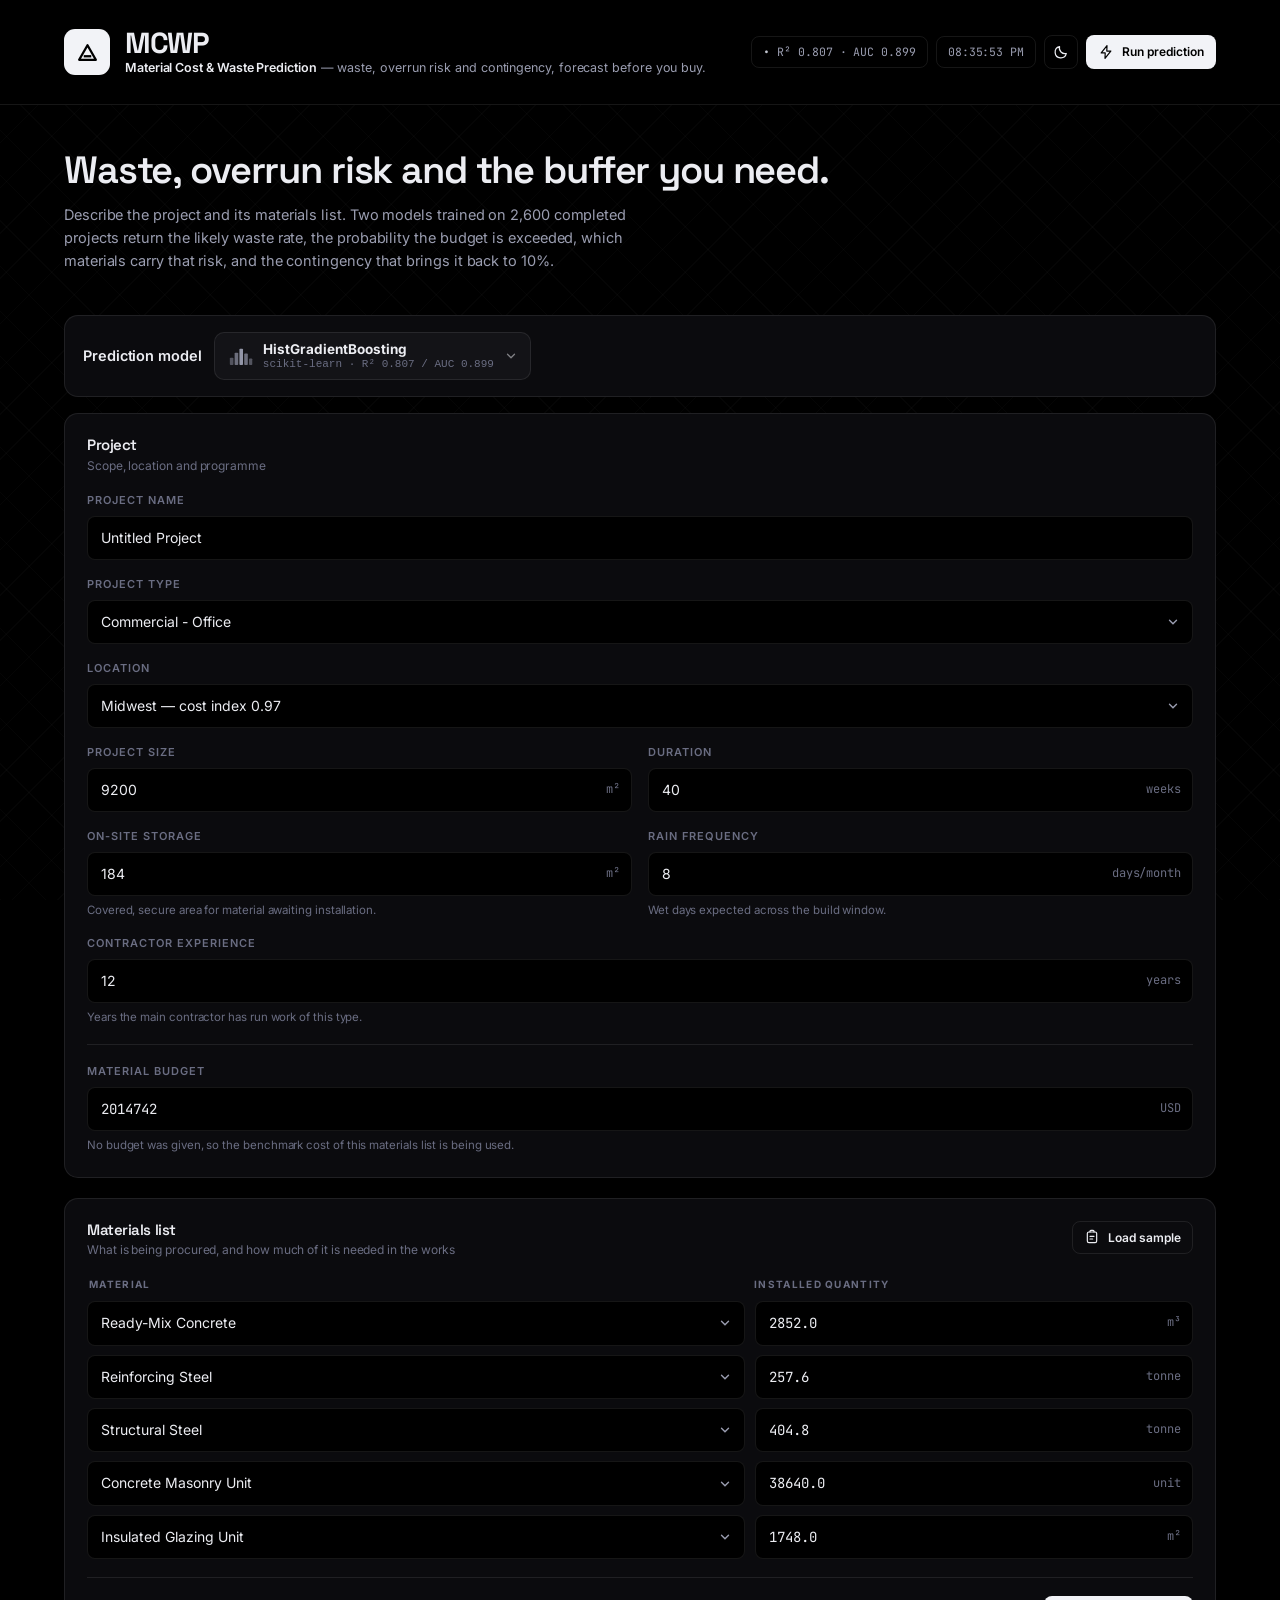
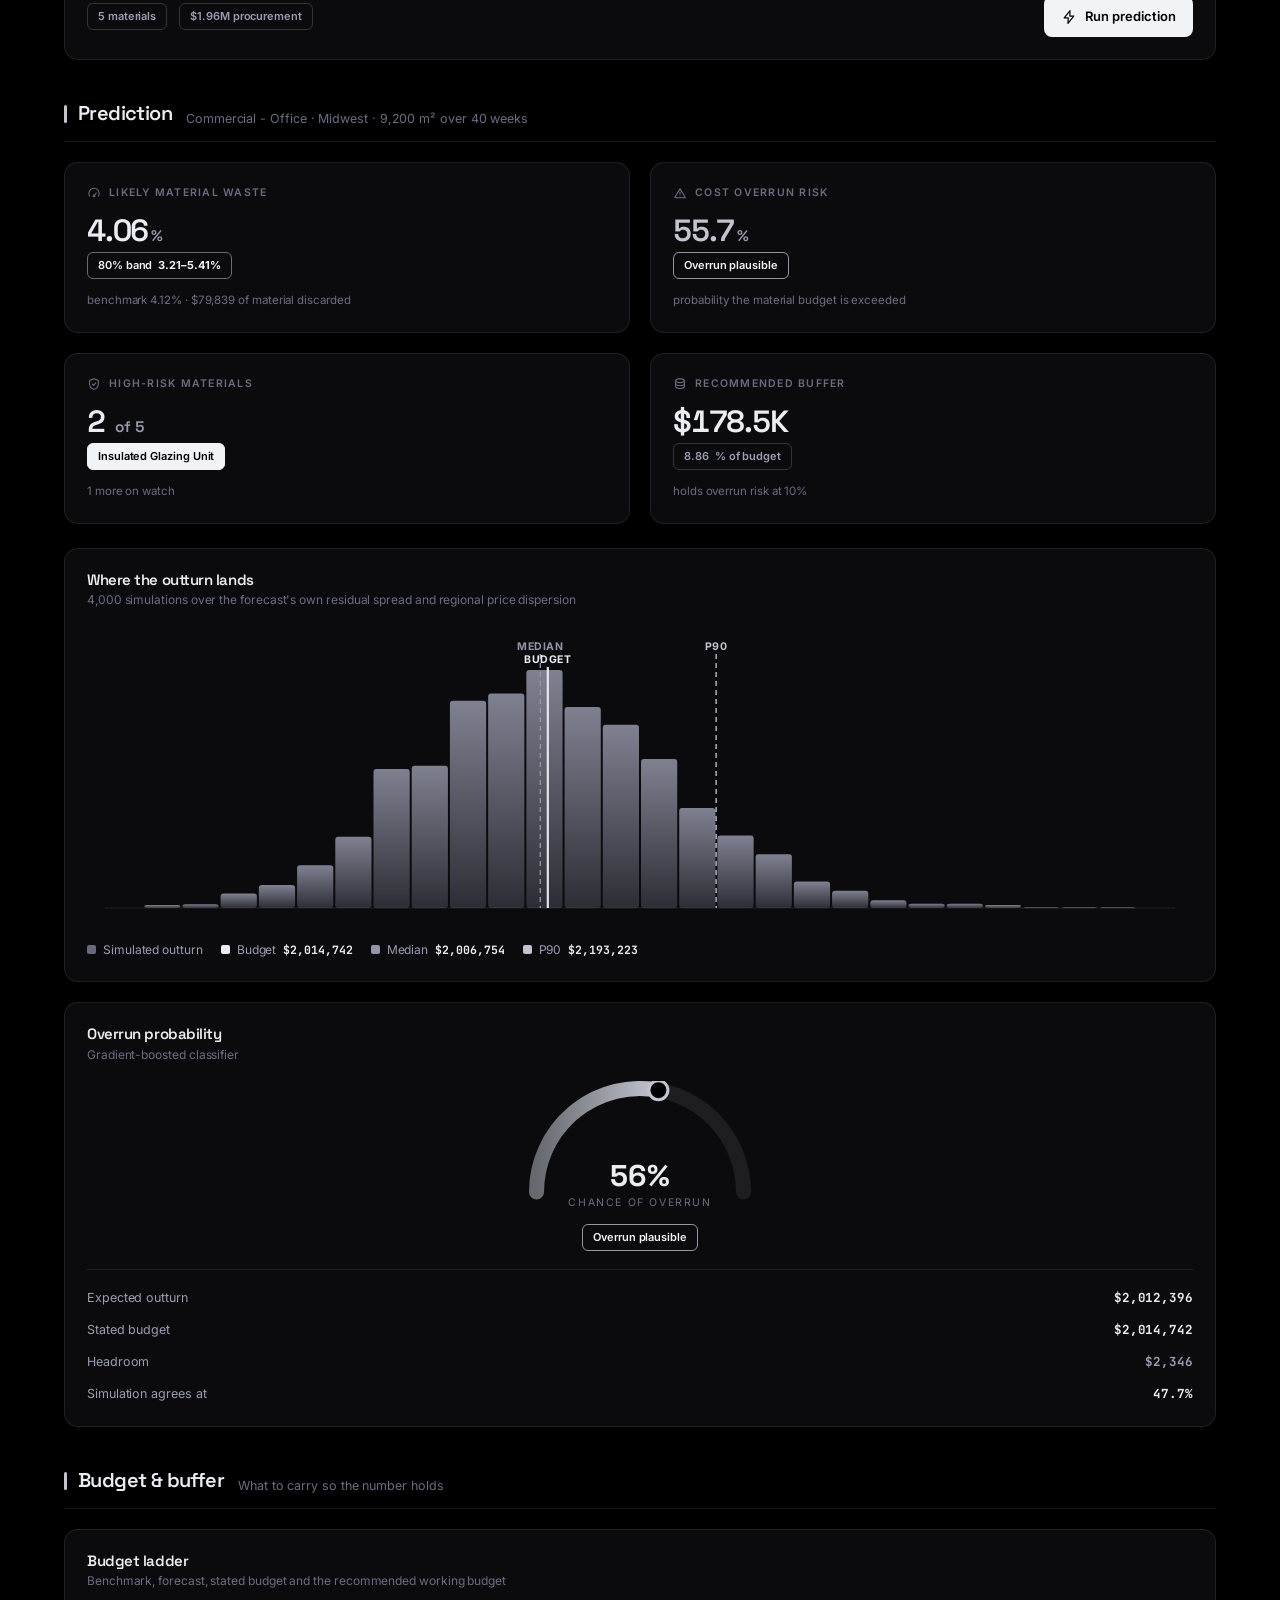
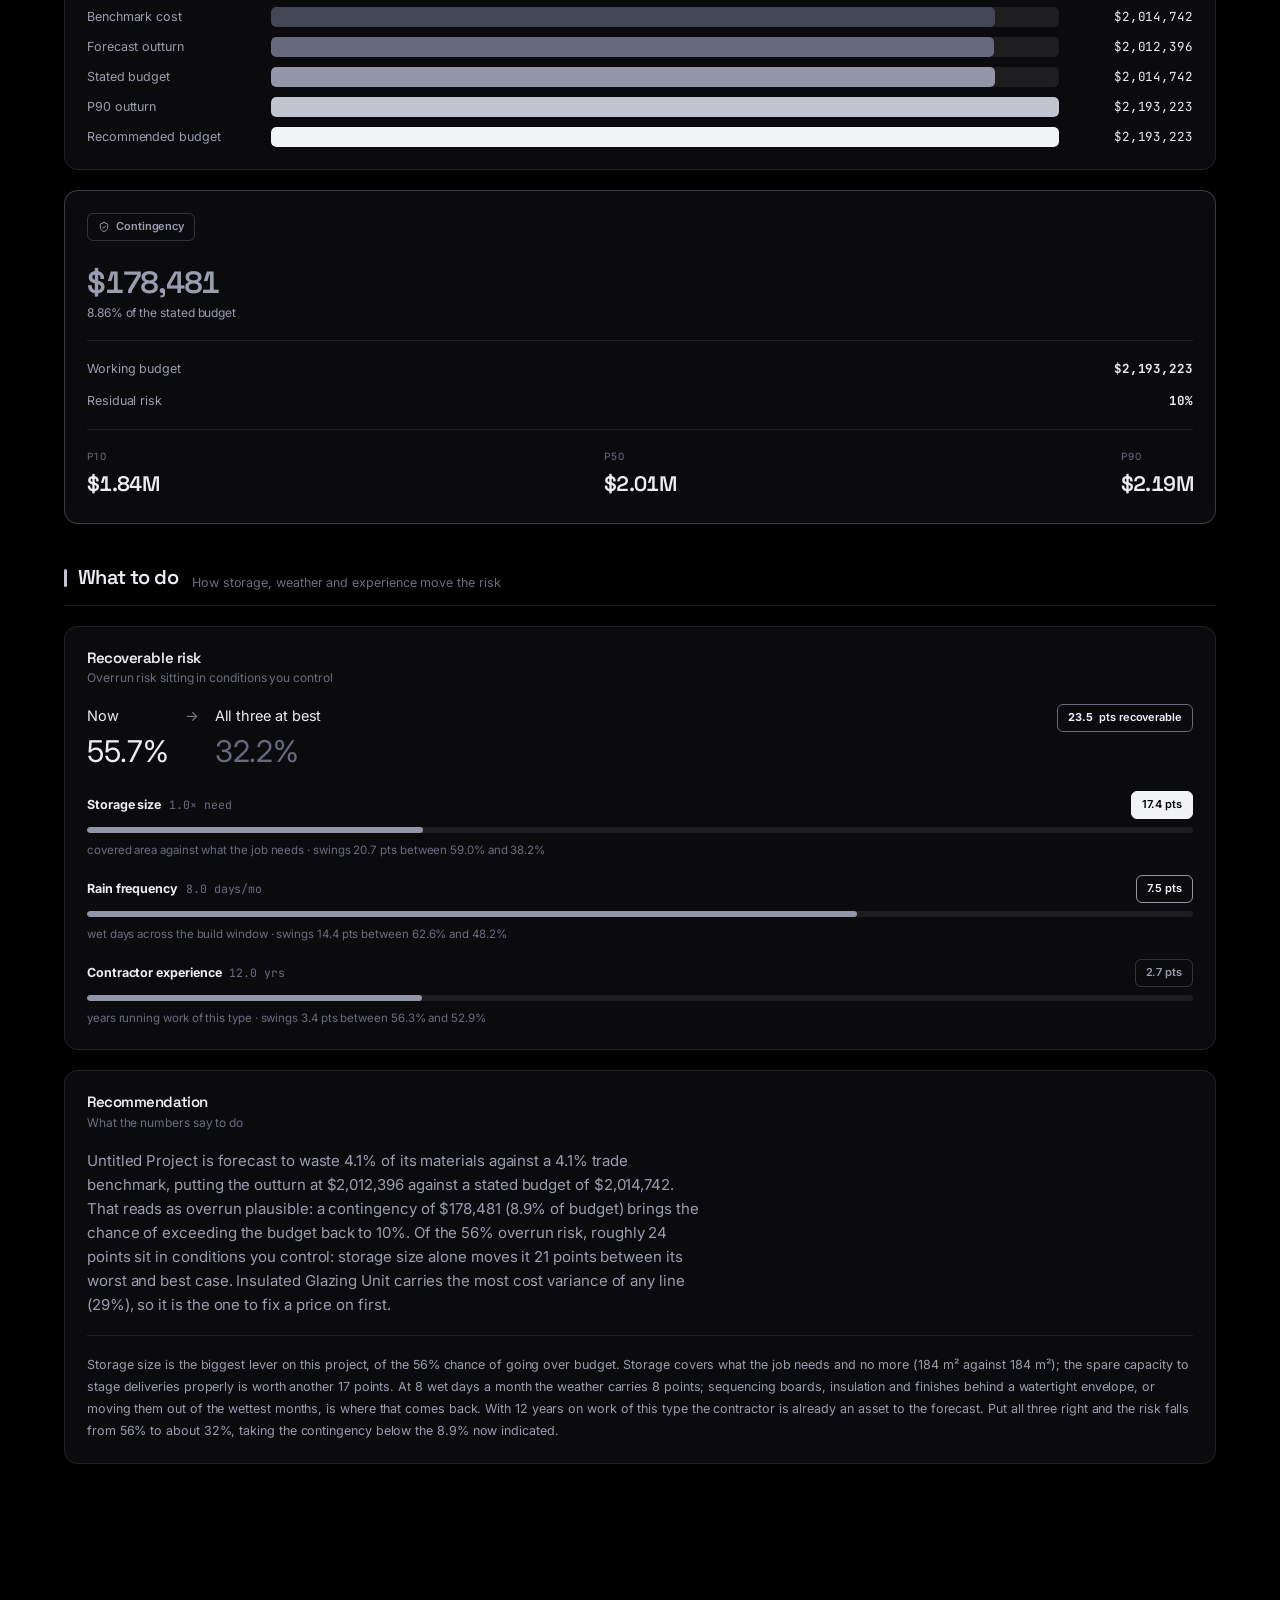
<file: site/index.html>
<!DOCTYPE html>
<html lang="en" data-theme="dark">
<head>
<meta charset="utf-8">
<meta name="viewport" content="width=device-width, initial-scale=1">
<title>Prediction &middot; Material Cost &amp; Waste Prediction</title>
<meta name="description" content="Predict material waste, the probability of a cost overrun, which materials carry the risk, and the contingency a project needs.">
<link rel="icon" href="data:image/svg+xml,%3Csvg xmlns='http://www.w3.org/2000/svg' viewBox='0 0 32 32'%3E%3Crect width='32' height='32' rx='8' fill='%238b5cf6'/%3E%3Cpath d='M8 22 16 8l8 14z' fill='none' stroke='%23fff' stroke-width='2.4' stroke-linejoin='round'/%3E%3C/svg%3E">
<link rel="preconnect" href="https://fonts.googleapis.com">
<link rel="preconnect" href="https://fonts.gstatic.com" crossorigin>
<link href="https://fonts.googleapis.com/css2?family=Space+Grotesk:wght@500;600;700&family=Inter:wght@400;500;600;700&family=JetBrains+Mono:wght@400;500;600&display=swap" rel="stylesheet">
<link rel="stylesheet" href="static/css/core.css">
<link rel="stylesheet" href="static/css/ui.css">
</head>
<body>

<div class="lattice" aria-hidden="true"></div>

<header class="masthead">
  <div class="masthead-inner">
    <a class="brand" href="#top">
      <span class="brand-mark">
        <svg viewBox="0 0 24 24" fill="none" stroke="currentColor" stroke-width="2.2" stroke-linejoin="round">
          <path d="M4 19 12 5l8 14z"/><path d="M8.4 15.6h7.2"/>
        </svg>
      </span>
      <span class="brand-text">
        <span class="brand-name"><em>MCWP</em></span>
        <span class="brand-desc">
          <b>Material Cost &amp; Waste Prediction</b> &mdash; waste, overrun risk and
          contingency, forecast before you buy.
        </span>
      </span>
    </a>

    <div class="masthead-actions">
      <span class="metric-chip">
        <span class="ok">&bull;</span> R&sup2; 0.807
        &middot; AUC 0.899
      </span>
      <span class="clock" data-clock>--:--:--</span>
      <button class="btn icon ghost" data-theme-toggle title="Switch theme" aria-label="Switch theme">
        <span data-theme-icon="dark"><svg viewBox="0 0 24 24" fill="none" stroke="currentColor" stroke-width="1.8"
     stroke-linecap="round" stroke-linejoin="round" aria-hidden="true"
     width="16" height="16" style="flex:none"><path d="M20 14.2A8.4 8.4 0 0 1 9.8 4 8.5 8.5 0 1 0 20 14.2Z"/></svg></span>
        <span data-theme-icon="light" style="display:none"><svg viewBox="0 0 24 24" fill="none" stroke="currentColor" stroke-width="1.8"
     stroke-linecap="round" stroke-linejoin="round" aria-hidden="true"
     width="16" height="16" style="flex:none"><circle cx="12" cy="12" r="4"/><path d="M12 2v2.4M12 19.6V22M4.2 4.2l1.7 1.7M18.1 18.1l1.7 1.7M2 12h2.4M19.6 12H22M4.2 19.8l1.7-1.7M18.1 5.9l1.7-1.7"/></svg></span>
      </button>
<button class="btn primary sm" type="submit" form="brief-form">
  <svg viewBox="0 0 24 24" fill="none" stroke="currentColor" stroke-width="1.8"
     stroke-linecap="round" stroke-linejoin="round" aria-hidden="true"
     width="16" height="16" style="flex:none"><path d="M13.5 2.5 4.8 13.4h6L10.5 21.5l8.7-10.9h-6l.3-8.1Z"/></svg><span class="cta-label">Run prediction</span></button>
    </div>
  </div>
</header>

<main class="content" id="top">

<div class="page-head reveal">
  <div class="titles">
    <h1 class="display">Waste, overrun risk and the buffer you need.</h1>
    <p class="lede">Describe the project and its materials list. Two models trained on
      2,600 completed projects return the likely waste rate, the
      probability the budget is exceeded, which materials carry that risk, and the contingency
      that brings it back to 10%.</p>
  </div>
</div>

<!-- ═══════════════════════════════════════════════ 1. PROJECT BRIEF ══════ -->
<section id="brief" class="section">
  <script id="unit-map" type="application/json">{"asphalt_mix": "tonne", "ceramic_tile": "m\u00b2", "clay_brick": "1000 units", "cmu_block": "unit", "copper_piping": "m", "dimensional_lumber": "m\u00b3", "electrical_conduit": "m", "glazing_unit": "m\u00b2", "gypsum_drywall": "sheet", "interior_paint": "L", "membrane_roofing": "m\u00b2", "mineral_wool": "m\u00b2", "plywood_sheathing": "sheet", "ready_mix_concrete": "m\u00b3", "rebar_steel": "tonne", "structural_steel": "tonne"}</script>

  <div class="panel tight reveal mb-16 allow-overflow">
    <div class="row gap-12 wrap" style="align-items:center">
      <label for="f-backend" style="font-weight:600">Prediction model</label>

      <select class="sr-only" name="backend" id="f-backend" form="brief-form"
              tabindex="-1" aria-hidden="true">
        <option value="random_forest" disabled>Random Forest</option>
        <option value="xgboost" disabled>XGBoost</option>
        <option value="hist_gradient_boosting" selected>HistGradientBoosting</option>
      </select>

      <div class="model-pick" id="model-pick" data-open="false">
        <button type="button" class="model-pick-btn" aria-haspopup="listbox"
                aria-expanded="false" aria-labelledby="f-backend-label">
          <span data-pick-logo>  <svg class="model-logo" viewBox="0 0 32 32" fill="none" aria-hidden="true">
    <rect x="3.5" y="18" width="4.4" height="9" rx="1" fill="var(--tone-3)" opacity="0.5"/>
    <rect x="9.4" y="12" width="4.4" height="15" rx="1" fill="var(--tone-3)" opacity="0.7"/>
    <rect x="15.3" y="7" width="4.4" height="20" rx="1" fill="var(--tone-3)"/>
    <rect x="21.2" y="13" width="4.4" height="14" rx="1" fill="var(--tone-3)" opacity="0.7"/>
    <rect x="27.1" y="19" width="4" height="8" rx="1" fill="var(--tone-3)" opacity="0.5"/>
  </svg>
</span>
          <span class="model-text">
            <b data-pick-label>HistGradientBoosting</b>
            <span data-pick-meta>scikit-learn &middot; R&sup2; 0.807 / AUC 0.899</span>
          </span>
          <svg class="chev" width="14" height="14" viewBox="0 0 24 24" fill="none"
               stroke="currentColor" stroke-width="2.2" stroke-linecap="round"
               stroke-linejoin="round" aria-hidden="true"><path d="m6 9 6 6 6-6"/></svg>
        </button>

        <ul class="model-pick-menu" role="listbox" aria-label="Prediction model" hidden>
          <li aria-disabled="true" role="option" data-value="random_forest"
              aria-selected="false"
>
              <svg class="model-logo" viewBox="0 0 32 32" fill="none" aria-hidden="true">
    <path d="M9 21 5.5 15.5h2L4.5 10.5h3L5 6h8l-2.5 4.5h3l-3 5h2L9 21Z" fill="var(--tone-4)"/>
    <path d="M22 23 18 16.5h2.3L16.8 10.8h2.6L16.5 6h9l-2.9 4.8h2.6l-3.5 5.7H24L22 23Z" fill="var(--tone-3)"/>
    <rect x="8.2" y="20.5" width="1.6" height="5" rx="0.6" fill="var(--dim)"/>
    <rect x="21.2" y="22.5" width="1.6" height="3.5" rx="0.6" fill="var(--dim)"/>
  </svg>

            <span class="model-text">
              <b>Random Forest</b>
              <span>scikit-learn &middot; R&sup2; 0.797 / AUC 0.898</span>
            </span>
            <svg class="tick" width="14" height="14" viewBox="0 0 24 24" fill="none"
                 stroke="currentColor" stroke-width="2.4" stroke-linecap="round"
                 stroke-linejoin="round" aria-hidden="true"><path d="m5 13 4 4L19 7"/></svg>
          </li>
          <li aria-disabled="true" role="option" data-value="xgboost"
              aria-selected="false"
>
              <svg class="model-logo" viewBox="0 0 32 32" fill="none" aria-hidden="true">
    <rect x="4" y="20" width="5" height="7" rx="1.2" fill="var(--tone-5)" opacity="0.55"/>
    <rect x="11" y="15" width="5" height="12" rx="1.2" fill="var(--tone-5)" opacity="0.75"/>
    <rect x="18" y="10" width="5" height="17" rx="1.2" fill="var(--tone-5)"/>
    <path d="M5 17.5 13 12l7 4.5L28 6" stroke="var(--tone-2)" stroke-width="2.1"
          stroke-linecap="round" stroke-linejoin="round"/>
    <path d="M23.5 6H28v4.5" stroke="var(--tone-2)" stroke-width="2.1"
          stroke-linecap="round" stroke-linejoin="round"/>
  </svg>

            <span class="model-text">
              <b>XGBoost</b>
              <span>XGBoost &middot; R&sup2; 0.803 / AUC 0.889</span>
            </span>
            <svg class="tick" width="14" height="14" viewBox="0 0 24 24" fill="none"
                 stroke="currentColor" stroke-width="2.4" stroke-linecap="round"
                 stroke-linejoin="round" aria-hidden="true"><path d="m5 13 4 4L19 7"/></svg>
          </li>
          <li role="option" data-value="hist_gradient_boosting"
              aria-selected="true"
>
              <svg class="model-logo" viewBox="0 0 32 32" fill="none" aria-hidden="true">
    <rect x="3.5" y="18" width="4.4" height="9" rx="1" fill="var(--tone-3)" opacity="0.5"/>
    <rect x="9.4" y="12" width="4.4" height="15" rx="1" fill="var(--tone-3)" opacity="0.7"/>
    <rect x="15.3" y="7" width="4.4" height="20" rx="1" fill="var(--tone-3)"/>
    <rect x="21.2" y="13" width="4.4" height="14" rx="1" fill="var(--tone-3)" opacity="0.7"/>
    <rect x="27.1" y="19" width="4" height="8" rx="1" fill="var(--tone-3)" opacity="0.5"/>
  </svg>

            <span class="model-text">
              <b>HistGradientBoosting</b>
              <span>scikit-learn &middot; R&sup2; 0.807 / AUC 0.899</span>
            </span>
            <svg class="tick" width="14" height="14" viewBox="0 0 24 24" fill="none"
                 stroke="currentColor" stroke-width="2.4" stroke-linecap="round"
                 stroke-linejoin="round" aria-hidden="true"><path d="m5 13 4 4L19 7"/></svg>
          </li>
        </ul>
      </div>

    </div>
  </div>

  <form method="post" id="brief-form" class="grid g-5-7 mb-24" style="align-items:start">

    <div class="panel lift reveal">
      <div class="panel-head">
        <div><h3>Project</h3><div class="sub">Scope, location and programme</div></div>
      </div>

      <div class="field mb-16">
        <label>Project name</label>
        <input class="input" name="project_name" value="Untitled Project"
               placeholder="e.g. Harbour Point Tower">
      </div>

      <div class="field mb-16">
        <label>Project type</label>
        <select class="input" name="project_type" id="f-type">
          <optgroup label="Residential">
            <option value="res_single" >
              Residential - Single Family</option>
            <option value="res_multi" >
              Residential - Multi-Family</option>
          </optgroup>
          <optgroup label="Commercial">
            <option value="com_office" selected>
              Commercial - Office</option>
            <option value="com_retail" >
              Commercial - Retail / Fit-Out</option>
            <option value="com_hospitality" >
              Commercial - Hospitality</option>
            <option value="com_industrial" >
              Commercial - Industrial</option>
          </optgroup>
          <optgroup label="Other">
            <option value="institutional" >
              Institutional - Health / Education</option>
            <option value="civil" >
              Civil / Infrastructure</option>
            <option value="renovation" >
              Renovation / Refurbishment</option>
          </optgroup>
        </select>
      </div>

      <div class="field mb-16">
        <label>Location</label>
        <select class="input" name="region">
          <option value="ne_metro" >
            Northeast Metro &mdash; cost index 1.19</option>
          <option value="mid_atlantic" >
            Mid-Atlantic &mdash; cost index 1.07</option>
          <option value="southeast" >
            Southeast &mdash; cost index 0.93</option>
          <option value="midwest" selected>
            Midwest &mdash; cost index 0.97</option>
          <option value="gulf" >
            Gulf Coast &mdash; cost index 0.95</option>
          <option value="mountain" >
            Mountain West &mdash; cost index 1.03</option>
          <option value="pacific_nw" >
            Pacific Northwest &mdash; cost index 1.11</option>
          <option value="west_coast" >
            West Coast Metro &mdash; cost index 1.24</option>
        </select>
      </div>

      <div class="grid g2" style="gap:16px">
        <div class="field">
          <label>Project size</label>
          <div class="input-affix">
            <input class="input" type="number" name="project_area" id="f-area"
                   min="50" max="500000" step="10" value="9200">
            <span class="suffix">m&sup2;</span>
          </div>
        </div>
        <div class="field">
          <label>Duration</label>
          <div class="input-affix">
            <input class="input" type="number" name="duration_weeks"
                   min="2" max="260" value="40">
            <span class="suffix">weeks</span>
          </div>
        </div>
      </div>

      <div class="grid g2" style="gap:16px; margin-top:16px">
        <div class="field">
          <label>On-site storage</label>
          <div class="input-affix">
            <input class="input" type="number" name="storage_m2" id="f-storage"
                   min="0" max="8000" step="5" value="184">
            <span class="suffix">m&sup2;</span>
          </div>
          <div class="hint">Covered, secure area for material awaiting installation.</div>
        </div>
        <div class="field">
          <label>Rain frequency</label>
          <div class="input-affix wide">
            <input class="input" type="number" name="rain_days" id="f-rain"
                   min="0" max="28" step="1" value="8">
            <span class="suffix">days/month</span>
          </div>
          <div class="hint">Wet days expected across the build window.</div>
        </div>
      </div>

      <div class="field" style="margin-top:16px">
        <label>Contractor experience</label>
        <div class="input-affix">
          <input class="input" type="number" name="experience_years" id="f-experience"
                 min="0" max="40" step="1" value="12">
          <span class="suffix">years</span>
        </div>
        <div class="hint">Years the main contractor has run work of this type.</div>
      </div>

      <hr class="hr">

      <div class="field">
        <label>Material budget</label>
        <div class="input-affix">
          <input class="input mono" type="number" name="budget" id="f-budget" min="0" step="1000"
                 value="2014742">
          <span class="suffix">USD</span>
        </div>
        <span class="hint">
          No budget was given, so the benchmark cost of this materials list is being used.
        </span>
      </div>
    </div>

    <div class="panel lift reveal">
      <div class="panel-head">
        <div><h3>Materials list</h3>
          <div class="sub">What is being procured, and how much of it is needed in the works</div></div>
        <div class="right">
          <button type="button" class="btn sm ghost" id="load-sample">
            <svg viewBox="0 0 24 24" fill="none" stroke="currentColor" stroke-width="1.8"
     stroke-linecap="round" stroke-linejoin="round" aria-hidden="true"
     width="14" height="14" style="flex:none"><rect x="5" y="4.5" width="14" height="16" rx="2.4"/><path d="M9 4.5V3.4A1.4 1.4 0 0 1 10.4 2h3.2A1.4 1.4 0 0 1 15 3.4v1.1"/>
  <path d="M9 11h6M9 15h4"/></svg> Load sample</button>
        </div>
      </div>

      <div class="line-head">
        <span>Material</span><span>Installed quantity</span>
      </div>
      <div id="lines">
        <div class="line-row">
          <select class="input" name="material">
            <optgroup label="Carpentry">
              <option value="dimensional_lumber" >Dimensional Lumber</option>
              <option value="plywood_sheathing" >Plywood Sheathing</option>
            </optgroup>
            <optgroup label="Envelope">
              <option value="clay_brick" >Clay Brick</option>
              <option value="cmu_block" >Concrete Masonry Unit</option>
              <option value="glazing_unit" >Insulated Glazing Unit</option>
              <option value="mineral_wool" >Mineral Wool Insulation</option>
              <option value="membrane_roofing" >TPO Roofing Membrane</option>
            </optgroup>
            <optgroup label="Finishes">
              <option value="ceramic_tile" >Porcelain Tile</option>
              <option value="interior_paint" >Interior Paint</option>
            </optgroup>
            <optgroup label="Interior">
              <option value="gypsum_drywall" >Gypsum Wallboard</option>
            </optgroup>
            <optgroup label="MEP">
              <option value="copper_piping" >Copper Piping</option>
              <option value="electrical_conduit" >Electrical Conduit</option>
            </optgroup>
            <optgroup label="Sitework">
              <option value="asphalt_mix" >Hot-Mix Asphalt</option>
            </optgroup>
            <optgroup label="Structural">
              <option value="ready_mix_concrete" selected>Ready-Mix Concrete</option>
              <option value="rebar_steel" >Reinforcing Steel</option>
              <option value="structural_steel" >Structural Steel</option>
            </optgroup>
          </select>
          <div class="input-affix">
            <input class="input mono" type="number" name="quantity" min="0.1" step="0.1"
                   value="2852.0">
            <span class="suffix">m³</span>
          </div>
        </div>
        <div class="line-row">
          <select class="input" name="material">
            <optgroup label="Carpentry">
              <option value="dimensional_lumber" >Dimensional Lumber</option>
              <option value="plywood_sheathing" >Plywood Sheathing</option>
            </optgroup>
            <optgroup label="Envelope">
              <option value="clay_brick" >Clay Brick</option>
              <option value="cmu_block" >Concrete Masonry Unit</option>
              <option value="glazing_unit" >Insulated Glazing Unit</option>
              <option value="mineral_wool" >Mineral Wool Insulation</option>
              <option value="membrane_roofing" >TPO Roofing Membrane</option>
            </optgroup>
            <optgroup label="Finishes">
              <option value="ceramic_tile" >Porcelain Tile</option>
              <option value="interior_paint" >Interior Paint</option>
            </optgroup>
            <optgroup label="Interior">
              <option value="gypsum_drywall" >Gypsum Wallboard</option>
            </optgroup>
            <optgroup label="MEP">
              <option value="copper_piping" >Copper Piping</option>
              <option value="electrical_conduit" >Electrical Conduit</option>
            </optgroup>
            <optgroup label="Sitework">
              <option value="asphalt_mix" >Hot-Mix Asphalt</option>
            </optgroup>
            <optgroup label="Structural">
              <option value="ready_mix_concrete" >Ready-Mix Concrete</option>
              <option value="rebar_steel" selected>Reinforcing Steel</option>
              <option value="structural_steel" >Structural Steel</option>
            </optgroup>
          </select>
          <div class="input-affix">
            <input class="input mono" type="number" name="quantity" min="0.1" step="0.1"
                   value="257.6">
            <span class="suffix">tonne</span>
          </div>
        </div>
        <div class="line-row">
          <select class="input" name="material">
            <optgroup label="Carpentry">
              <option value="dimensional_lumber" >Dimensional Lumber</option>
              <option value="plywood_sheathing" >Plywood Sheathing</option>
            </optgroup>
            <optgroup label="Envelope">
              <option value="clay_brick" >Clay Brick</option>
              <option value="cmu_block" >Concrete Masonry Unit</option>
              <option value="glazing_unit" >Insulated Glazing Unit</option>
              <option value="mineral_wool" >Mineral Wool Insulation</option>
              <option value="membrane_roofing" >TPO Roofing Membrane</option>
            </optgroup>
            <optgroup label="Finishes">
              <option value="ceramic_tile" >Porcelain Tile</option>
              <option value="interior_paint" >Interior Paint</option>
            </optgroup>
            <optgroup label="Interior">
              <option value="gypsum_drywall" >Gypsum Wallboard</option>
            </optgroup>
            <optgroup label="MEP">
              <option value="copper_piping" >Copper Piping</option>
              <option value="electrical_conduit" >Electrical Conduit</option>
            </optgroup>
            <optgroup label="Sitework">
              <option value="asphalt_mix" >Hot-Mix Asphalt</option>
            </optgroup>
            <optgroup label="Structural">
              <option value="ready_mix_concrete" >Ready-Mix Concrete</option>
              <option value="rebar_steel" >Reinforcing Steel</option>
              <option value="structural_steel" selected>Structural Steel</option>
            </optgroup>
          </select>
          <div class="input-affix">
            <input class="input mono" type="number" name="quantity" min="0.1" step="0.1"
                   value="404.8">
            <span class="suffix">tonne</span>
          </div>
        </div>
        <div class="line-row">
          <select class="input" name="material">
            <optgroup label="Carpentry">
              <option value="dimensional_lumber" >Dimensional Lumber</option>
              <option value="plywood_sheathing" >Plywood Sheathing</option>
            </optgroup>
            <optgroup label="Envelope">
              <option value="clay_brick" >Clay Brick</option>
              <option value="cmu_block" selected>Concrete Masonry Unit</option>
              <option value="glazing_unit" >Insulated Glazing Unit</option>
              <option value="mineral_wool" >Mineral Wool Insulation</option>
              <option value="membrane_roofing" >TPO Roofing Membrane</option>
            </optgroup>
            <optgroup label="Finishes">
              <option value="ceramic_tile" >Porcelain Tile</option>
              <option value="interior_paint" >Interior Paint</option>
            </optgroup>
            <optgroup label="Interior">
              <option value="gypsum_drywall" >Gypsum Wallboard</option>
            </optgroup>
            <optgroup label="MEP">
              <option value="copper_piping" >Copper Piping</option>
              <option value="electrical_conduit" >Electrical Conduit</option>
            </optgroup>
            <optgroup label="Sitework">
              <option value="asphalt_mix" >Hot-Mix Asphalt</option>
            </optgroup>
            <optgroup label="Structural">
              <option value="ready_mix_concrete" >Ready-Mix Concrete</option>
              <option value="rebar_steel" >Reinforcing Steel</option>
              <option value="structural_steel" >Structural Steel</option>
            </optgroup>
          </select>
          <div class="input-affix">
            <input class="input mono" type="number" name="quantity" min="0.1" step="0.1"
                   value="38640.0">
            <span class="suffix">unit</span>
          </div>
        </div>
        <div class="line-row">
          <select class="input" name="material">
            <optgroup label="Carpentry">
              <option value="dimensional_lumber" >Dimensional Lumber</option>
              <option value="plywood_sheathing" >Plywood Sheathing</option>
            </optgroup>
            <optgroup label="Envelope">
              <option value="clay_brick" >Clay Brick</option>
              <option value="cmu_block" >Concrete Masonry Unit</option>
              <option value="glazing_unit" selected>Insulated Glazing Unit</option>
              <option value="mineral_wool" >Mineral Wool Insulation</option>
              <option value="membrane_roofing" >TPO Roofing Membrane</option>
            </optgroup>
            <optgroup label="Finishes">
              <option value="ceramic_tile" >Porcelain Tile</option>
              <option value="interior_paint" >Interior Paint</option>
            </optgroup>
            <optgroup label="Interior">
              <option value="gypsum_drywall" >Gypsum Wallboard</option>
            </optgroup>
            <optgroup label="MEP">
              <option value="copper_piping" >Copper Piping</option>
              <option value="electrical_conduit" >Electrical Conduit</option>
            </optgroup>
            <optgroup label="Sitework">
              <option value="asphalt_mix" >Hot-Mix Asphalt</option>
            </optgroup>
            <optgroup label="Structural">
              <option value="ready_mix_concrete" >Ready-Mix Concrete</option>
              <option value="rebar_steel" >Reinforcing Steel</option>
              <option value="structural_steel" >Structural Steel</option>
            </optgroup>
          </select>
          <div class="input-affix">
            <input class="input mono" type="number" name="quantity" min="0.1" step="0.1"
                   value="1748.0">
            <span class="suffix">m²</span>
          </div>
        </div>
      </div>

      <hr class="hr">

      <div class="row gap-12 wrap">
        <span class="badge">5 materials</span>
        <span class="badge">$1.96M procurement</span>
        <button class="btn primary ml-auto" type="submit">
          <svg viewBox="0 0 24 24" fill="none" stroke="currentColor" stroke-width="1.8"
     stroke-linecap="round" stroke-linejoin="round" aria-hidden="true"
     width="16" height="16" style="flex:none"><path d="M13.5 2.5 4.8 13.4h6L10.5 21.5l8.7-10.9h-6l.3-8.1Z"/></svg> Run prediction</button>
      </div>
    </div>
  </form>

  <div class="stale-note panel tight reveal" id="stale" hidden>
    <div class="row gap-12">
      <span class="badge amber"><svg viewBox="0 0 24 24" fill="none" stroke="currentColor" stroke-width="1.8"
     stroke-linecap="round" stroke-linejoin="round" aria-hidden="true"
     width="12" height="12" style="flex:none"><circle cx="12" cy="12" r="9"/><path d="M12 11v5M12 8h.01"/></svg> Inputs changed</span>
      <span class="small muted">The headline figures below are live. Run the prediction to refresh
        the material breakdown, risk ranking and actions.</span>
      <button class="btn sm primary ml-auto" type="submit" form="brief-form">Re-run</button>
    </div>
  </div>
</section>

<!-- ═══════════════════════════════════════════════════ 2. PREDICTION ═════ -->
<section id="forecast" class="section">
  <div class="section-title reveal">
    <h2>Prediction</h2>
    <span class="dim small">Commercial - Office &middot; Midwest
      &middot; 9,200 m&sup2; over 40 weeks</span>
  </div>

  <div class="grid g4 mb-24">
    <div class="panel lift kpi reveal">
      <div class="cap"><svg viewBox="0 0 24 24" fill="none" stroke="currentColor" stroke-width="1.8"
     stroke-linecap="round" stroke-linejoin="round" aria-hidden="true"
     width="16" height="16" style="flex:none"><path d="M4 17a9 9 0 1 1 16 0"/><path d="M12 17l4-5"/><circle cx="12" cy="17" r="1.4"/></svg> Likely material waste</div>
      <div class="val"><span data-out="waste">4.06</span><span class="unit">%</span></div>
      <div class="foot">
        <span class="badge violet">80% band
          <b data-out="waste-band">3.21–5.41%</b></span>
      </div>
      <div class="tiny dim mt-8">benchmark 4.12% &middot;
        <span data-out="wasted-value">$79,839</span> of material discarded</div>
    </div>

    <div class="panel lift kpi reveal">
      <div class="cap"><svg viewBox="0 0 24 24" fill="none" stroke="currentColor" stroke-width="1.8"
     stroke-linecap="round" stroke-linejoin="round" aria-hidden="true"
     width="16" height="16" style="flex:none"><path d="M12 4.5 2.8 20h18.4L12 4.5Z"/><path d="M12 10v4M12 17h.01"/></svg> Cost overrun risk</div>
      <div class="val" style="color:var(--tone-2)">
        <span data-out="overrun">55.7</span><span class="unit">%</span></div>
      <div class="foot">
        <span class="badge amber" data-out="verdict">
          Overrun plausible</span>
      </div>
      <div class="tiny dim mt-8">probability the material budget is exceeded</div>
    </div>

    <div class="panel lift kpi reveal">
      <div class="cap"><svg viewBox="0 0 24 24" fill="none" stroke="currentColor" stroke-width="1.8"
     stroke-linecap="round" stroke-linejoin="round" aria-hidden="true"
     width="16" height="16" style="flex:none"><path d="M12 3 4.5 6v6c0 4.6 3.1 8 7.5 9.2 4.4-1.2 7.5-4.6 7.5-9.2V6L12 3Z"/><path d="M9 12.2l2.2 2.2L15.2 10"/></svg> High-risk materials</div>
      <div class="val"><span data-out="risk-count">2</span>
        <span class="unit">of 5</span></div>
      <div class="foot">
        <span class="badge rose">
          Insulated Glazing Unit</span>
      </div>
      <div class="tiny dim mt-8">1 more on watch</div>
    </div>

    <div class="panel lift kpi reveal">
      <div class="cap"><svg viewBox="0 0 24 24" fill="none" stroke="currentColor" stroke-width="1.8"
     stroke-linecap="round" stroke-linejoin="round" aria-hidden="true"
     width="16" height="16" style="flex:none"><ellipse cx="12" cy="6.4" rx="7.5" ry="3.2"/><path d="M4.5 6.4v5c0 1.8 3.4 3.2 7.5 3.2s7.5-1.4 7.5-3.2v-5"/>
  <path d="M4.5 11.4v5c0 1.8 3.4 3.2 7.5 3.2s7.5-1.4 7.5-3.2v-5"/></svg> Recommended buffer</div>
      <div class="val"><span data-out="buffer">$178.5K</span></div>
      <div class="foot">
        <span class="badge mint"><span data-out="buffer-pct">8.86</span>%
          of budget</span>
      </div>
      <div class="tiny dim mt-8">holds overrun risk at 10%</div>
    </div>
  </div>

  <div class="grid g-7-5 mb-24">
    <div class="panel lift reveal">
      <div class="panel-head">
        <div><h3>Where the outturn lands</h3>
          <div class="sub">4,000 simulations over the forecast's own residual
            spread and regional price dispersion</div></div>
      </div>
      <div class="chart" id="dist-chart"></div>
      <div class="legend">
        <span class="item"><span class="swatch" style="background:var(--tone-4)"></span>
          Simulated outturn</span>
        <span class="item"><span class="swatch" style="background:var(--text)"></span>
          Budget <b data-out="leg-budget">$2,014,742</b></span>
        <span class="item"><span class="swatch" style="background:var(--tone-3)"></span>
          Median <b data-out="leg-p50">$2,006,754</b></span>
        <span class="item"><span class="swatch" style="background:var(--tone-2)"></span>
          P90 <b data-out="leg-p90">$2,193,223</b></span>
      </div>
    </div>

    <div class="panel lift reveal">
      <div class="panel-head">
        <div><h3>Overrun probability</h3><div class="sub">Gradient-boosted classifier</div></div>
      </div>
      <div class="chart" id="risk-gauge" style="max-width:230px;margin:4px auto 0"></div>
      <div class="center">
        <span class="badge amber" data-out="verdict2">
          Overrun plausible</span>
      </div>
      <hr class="hr">
      <div class="stack gap-12 small">
        <div class="row"><span class="muted">Expected outturn</span>
          <b class="ml-auto mono" data-out="expected">$2,012,396</b></div>
        <div class="row"><span class="muted">Stated budget</span>
          <b class="ml-auto mono" data-out="stated">$2,014,742</b></div>
        <div class="row"><span class="muted">Headroom</span>
          <b class="ml-auto mono c-mint"
             data-out="headroom">$2,346</b></div>
        <div class="row"><span class="muted">Simulation agrees at</span>
          <b class="ml-auto mono" data-out="simulated">47.7%</b></div>
      </div>
    </div>
  </div>
</section>

<!-- ══════════════════════════════════════════════ 3. BUDGET & BUFFER ═════ -->
<section id="budget" class="section">
  <div class="section-title reveal">
    <h2>Budget &amp; buffer</h2>
    <span class="dim small">What to carry so the number holds</span>
  </div>

  <div class="grid g-8-4 mb-24">
    <div class="panel lift reveal">
      <div class="panel-head">
        <div><h3>Budget ladder</h3>
          <div class="sub">Benchmark, forecast, stated budget and the recommended working budget</div></div>
      </div>

      <div class="waterfall">
        <div class="wf-row">
          <span class="lab" title="List price with industry baseline waste">Benchmark cost</span>
          <div class="bar-wrap">
            <div class="b" data-fill="91.86"
                 style="background:var(--tone-5)"></div>
          </div>
          <span class="amt">$2,014,742</span>
        </div>
        <div class="wf-row">
          <span class="lab" title="What the model expects this package to cost">Forecast outturn</span>
          <div class="bar-wrap">
            <div class="b" data-fill="91.76"
                 style="background:var(--tone-4)"></div>
          </div>
          <span class="amt">$2,012,396</span>
        </div>
        <div class="wf-row">
          <span class="lab" title="What you told us you have">Stated budget</span>
          <div class="bar-wrap">
            <div class="b" data-fill="91.86"
                 style="background:var(--tone-3)"></div>
          </div>
          <span class="amt">$2,014,742</span>
        </div>
        <div class="wf-row">
          <span class="lab" title="Only 1 run in 10 finishes above this">P90 outturn</span>
          <div class="bar-wrap">
            <div class="b" data-fill="100.0"
                 style="background:var(--tone-2)"></div>
          </div>
          <span class="amt">$2,193,223</span>
        </div>
        <div class="wf-row">
          <span class="lab" title="Budget plus the contingency that holds risk at target">Recommended budget</span>
          <div class="bar-wrap">
            <div class="b" data-fill="100.0"
                 style="background:var(--tone-1)"></div>
          </div>
          <span class="amt">$2,193,223</span>
        </div>
      </div>
    </div>

    <div class="panel lift reveal" style="border-color:color-mix(in srgb,var(--mint) 35%,transparent)">
      <div class="row gap-8 mb-16">
        <span class="badge mint"><svg viewBox="0 0 24 24" fill="none" stroke="currentColor" stroke-width="1.8"
     stroke-linecap="round" stroke-linejoin="round" aria-hidden="true"
     width="12" height="12" style="flex:none"><path d="M12 3 4.5 6v6c0 4.6 3.1 8 7.5 9.2 4.4-1.2 7.5-4.6 7.5-9.2V6L12 3Z"/><path d="M9 12.2l2.2 2.2L15.2 10"/></svg> Contingency</span>
      </div>
      <div class="kpi" style="min-height:auto">
        <div class="val c-mint">$178,481</div>
        <div class="foot dim">8.86% of the stated budget</div>
      </div>
      <hr class="hr">
      <div class="stack gap-12 small">
        <div class="row"><span class="muted">Working budget</span>
          <b class="ml-auto mono">$2,193,223</b></div>
        <div class="row"><span class="muted">Residual risk</span>
          <b class="ml-auto mono">10%</b></div>
      </div>
      <hr class="hr">
      <div class="stat-strip" style="justify-content:space-between">
        <div class="s"><div class="k">P10</div><div class="v">$1.84M</div></div>
        <div class="s"><div class="k">P50</div><div class="v">$2.01M</div></div>
        <div class="s"><div class="k">P90</div><div class="v">$2.19M</div></div>
      </div>
    </div>
  </div>
</section>

<!-- ═══════════════════════════════════════════ 4. MATERIALS AT RISK ══════ -->

<!-- ══════════════════════════════════════════════════ 5. WHAT TO DO ══════ -->

<!-- ════════════════════════════════════════════════════ 6. MODEL CARD ════ -->

<!-- ═══════════════════════════════════════════════ 4. SITE FACTORS ═══════ -->
<section id="factors" class="section">
  <div class="section-title reveal">
    <h2>What to do</h2>
    <span class="dim small">How storage, weather and experience move the risk</span>
  </div>

  <div class="grid g-5-7 mb-24" style="align-items:start">

    <div class="panel lift reveal">
      <div class="panel-head">
        <div><h3>Recoverable risk</h3>
          <div class="sub">Overrun risk sitting in conditions you control</div></div>
      </div>

      <div class="row gap-16 mb-16" style="align-items:baseline">
        <div>
          <div class="cap">Now</div>
          <div class="val" style="font-size:30px"><span data-out="sens-base">55.7</span><span class="unit">%</span></div>
        </div>
        <div style="opacity:.5">&rarr;</div>
        <div>
          <div class="cap">All three at best</div>
          <div class="val" style="font-size:30px; color:var(--tone-4)"><span data-out="sens-floor">32.2</span><span class="unit">%</span></div>
        </div>
        <span class="badge violet ml-auto"><b data-out="sens-recoverable">23.5</b> pts recoverable</span>
      </div>

      <div class="stack gap-16" id="factor-bars">
        <div class="risk-row">
          <div class="row gap-8 mb-8">
            <b class="small">Storage size</b>
            <span class="mono tiny dim">1.0&times; need</span>
            <span class="badge rose ml-auto">
              17.4 pts</span>
          </div>
          <div class="rail"><div class="fill" data-fill="30.4"
               style="width:30.4%; background:var(--tone-3)"></div></div>
          <div class="tiny dim mt-8">covered area against what the job needs &middot; swings
            20.7 pts between 59.0% and 38.2%</div>
        </div>
        <div class="risk-row">
          <div class="row gap-8 mb-8">
            <b class="small">Rain frequency</b>
            <span class="mono tiny dim">8.0 days/mo</span>
            <span class="badge amber ml-auto">
              7.5 pts</span>
          </div>
          <div class="rail"><div class="fill" data-fill="69.6"
               style="width:69.6%; background:var(--tone-3)"></div></div>
          <div class="tiny dim mt-8">wet days across the build window &middot; swings
            14.4 pts between 62.6% and 48.2%</div>
        </div>
        <div class="risk-row">
          <div class="row gap-8 mb-8">
            <b class="small">Contractor experience</b>
            <span class="mono tiny dim">12.0 yrs</span>
            <span class="badge mint ml-auto">
              2.7 pts</span>
          </div>
          <div class="rail"><div class="fill" data-fill="30.3"
               style="width:30.3%; background:var(--tone-3)"></div></div>
          <div class="tiny dim mt-8">years running work of this type &middot; swings
            3.4 pts between 56.3% and 52.9%</div>
        </div>
      </div>
    </div>

    <div class="panel lift reveal">
      <div class="panel-head">
        <div><h3>Recommendation</h3><div class="sub">What the numbers say to do</div></div>
      </div>
      <p class="lede" style="font-size:15px; margin:0 0 18px" data-out="summary">Untitled Project is forecast to waste 4.1% of its materials against a 4.1% trade benchmark, putting the outturn at $2,012,396 against a stated budget of $2,014,742. That reads as overrun plausible: a contingency of $178,481 (8.9% of budget) brings the chance of exceeding the budget back to 10%. Of the 56% overrun risk, roughly 24 points sit in conditions you control: storage size alone moves it 21 points between its worst and best case. Insulated Glazing Unit carries the most cost variance of any line (29%), so it is the one to fix a price on first.</p>
      <hr class="hr">
      <p class="small muted" style="margin:0; line-height:1.75"
         data-out="recommendation">Storage size is the biggest lever on this project, of the 56% chance of going over budget. Storage covers what the job needs and no more (184 m² against 184 m²); the spare capacity to stage deliveries properly is worth another 17 points. At 8 wet days a month the weather carries 8 points; sequencing boards, insulation and finishes behind a watertight envelope, or moving them out of the wettest months, is where that comes back. With 12 years on work of this type the contractor is already an asset to the forecast. Put all three right and the risk falls from 56% to about 32%, taking the contingency below the 8.9% now indicated.</p>
    </div>

  </div>
</section>
</main>

<script src="static/js/charts.js"></script>
<!-- MCWP in the browser: the model, the engine, and the /api shim -->
<script src="model.js"></script>
<script src="predict.js"></script>
<script src="engine.js"></script>
<script src="bridge.js"></script>
<script src="static/js/app.js"></script>
<script>
const STATE = {
  hist: [{"n": 6, "x": 1605938.29}, {"n": 8, "x": 1646462.95}, {"n": 30, "x": 1686987.62}, {"n": 48, "x": 1727512.28}, {"n": 89, "x": 1768036.95}, {"n": 148, "x": 1808561.61}, {"n": 289, "x": 1849086.28}, {"n": 296, "x": 1889610.94}, {"n": 431, "x": 1930135.61}, {"n": 446, "x": 1970660.27}, {"n": 495, "x": 2011184.94}, {"n": 418, "x": 2051709.6}, {"n": 381, "x": 2092234.27}, {"n": 310, "x": 2132758.94}, {"n": 208, "x": 2173283.6}, {"n": 151, "x": 2213808.27}, {"n": 112, "x": 2254332.93}, {"n": 55, "x": 2294857.6}, {"n": 36, "x": 2335382.26}, {"n": 16, "x": 2375906.93}, {"n": 9, "x": 2416431.59}, {"n": 9, "x": 2456956.26}, {"n": 6, "x": 2497480.92}, {"n": 1, "x": 2538005.59}, {"n": 1, "x": 2578530.25}, {"n": 1, "x": 2619054.92}],
  budget: 2014742.33,
  p50: 2006754.46,
  p90: 2193223.39,
  risk: 55.7,
  colour: 'var(--tone-2)',
  units: {"asphalt_mix": "tonne", "ceramic_tile": "m\u00b2", "clay_brick": "1000 units", "cmu_block": "unit", "copper_piping": "m", "dimensional_lumber": "m\u00b3", "electrical_conduit": "m", "glazing_unit": "m\u00b2", "gypsum_drywall": "sheet", "interior_paint": "L", "membrane_roofing": "m\u00b2", "mineral_wool": "m\u00b2", "plywood_sheathing": "sheet", "ready_mix_concrete": "m\u00b3", "rebar_steel": "tonne", "structural_steel": "tonne"},
};

function paint() {
  MC.distribution(document.getElementById('dist-chart'), {
    height: 300,
    bins: STATE.hist.map((b) => ({ x: b.x, n: b.n })),
    markers: [
      { x: STATE.budget, label: 'Budget', color: 'var(--text)', bold: true },
      { x: STATE.p50, label: 'Median', color: 'var(--tone-3)' },
      { x: STATE.p90, label: 'P90', color: 'var(--tone-2)' },
    ],
  });

  MC.gauge(document.getElementById('risk-gauge'), {
    value: STATE.risk, max: 100, size: 230, color: STATE.colour,
    label: 'chance of overrun', format: (v) => `${v.toFixed(0)}%`,
  });

}
paint();
document.addEventListener('mcwp:theme', () => setTimeout(paint, 60));

// Live edits redraw the outturn distribution and the risk gauge in place.
function renderFactors(data) {
  const set = (name, value) => {
    const node = document.querySelector(`[data-out="${name}"]`);
    if (node) node.textContent = value;
  };
  const s = data.sensitivity;
  if (s) {
    set('sens-base', s.base_pct);
    set('sens-floor', s.floor_pct);
    set('sens-recoverable', s.recoverable_pp);
    const host = document.getElementById('factor-bars');
    if (host) {
      host.innerHTML = s.factors.map((f) => {
        const unit = f.key === 'rain_days' ? ' days/mo'
                   : f.key === 'experience_years' ? ' yrs' : '× need';
        const tone = f.recoverable_pp >= 8 ? 'rose' : f.recoverable_pp >= 3 ? 'amber' : 'mint';
        return `<div class="risk-row">
          <div class="row gap-8 mb-8"><b class="small">${f.label}</b>
            <span class="mono tiny dim">${f.stated}${unit}</span>
            <span class="badge ${tone} ml-auto">${f.recoverable_pp} pts</span></div>
          <div class="rail"><div class="fill" style="width:${f.position}%;background:var(--tone-3)"></div></div>
          <div class="tiny dim mt-8">${f.note} &middot; swings ${f.swing_pp} pts
            between ${f.at_worst_pct}% and ${f.at_best_pct}%</div></div>`;
      }).join('');
    }
  }
  set('summary', data.summary || '');
  set('recommendation', data.recommendation || '');
}

window.repaintOutturn = function (data) {
  renderFactors(data);
  STATE.hist = data.overrun.histogram;
  STATE.budget = data.cost.budget;
  STATE.p50 = data.overrun.p50;
  STATE.p90 = data.overrun.p90;
  STATE.risk = data.overrun.probability;
  STATE.colour = data.overrun.verdict.colour;
  paint();
};
</script>
</body>
</html>
</file>
<file: site/static/css/core.css>
/* ==========================================================================
   MCWP - core: design tokens, reset, lattice backdrop, header shell

   Monochrome by design. There is one tone ramp and no hue anywhere: severity,
   emphasis and series are separated by contrast, weight and label instead.
   Every tone is a token, so the dark and light themes invert correctly.

   Deliberately cheap to paint: no backdrop-filter, no blurred glow layers,
   no cursor-tracking gradients, no looping animations. The only background
   is a single static lattice on one composited layer, at ~2% contrast.
   ========================================================================== */

:root {
  /* tone ramp - the whole palette. Meaning is carried by contrast,
     weight and label, never by hue. --------------------------------------- */
  --tone-1: #f2f3f7;   /* strongest: primary emphasis, risk */
  --tone-2: #c2c5d0;   /* secondary series, caution */
  --tone-3: #9396a8;   /* tertiary series */
  --tone-4: #676a7c;   /* quiet */
  --tone-5: #434653;   /* quietest */

  /* semantic aliases, all resolving into the ramp above */
  --violet: var(--tone-1);
  --violet-soft: var(--tone-2);
  --cyan: var(--tone-2);
  --mint: var(--tone-3);
  --amber: var(--tone-2);
  --orange: var(--tone-3);
  --rose: var(--tone-1);
  --slate: var(--tone-4);

  --grad-primary: var(--tone-1);
  --grad-cool: var(--tone-2);

  /* dark surface (default) ---------------------------------------------- */
  --bg: #000000;
  --panel: #0b0b0e;
  --panel-solid: #0b0b0e;
  --panel-hi: #131317;
  --border: rgba(255, 255, 255, 0.085);
  --border-hi: rgba(255, 255, 255, 0.17);
  --text: #ecedf2;
  --muted: #9a9db0;
  --dim: #6a6d82;
  --shadow: none;
  --shadow-lift: none;
  --track: rgba(255, 255, 255, 0.08);
  --on-primary: #000000;

  /* lattice - present, but never competing for attention ----------------- */
  --lattice-line: rgba(255, 255, 255, 0.019);
  --lattice-size: 32px;

  /* geometry ------------------------------------------------------------ */
  --r-sm: 8px;
  --r-md: 12px;
  --r-lg: 14px;
  --r-xl: 18px;
  --header: 104px;
  --content-max: 1320px;
  --gutter: clamp(20px, 5vw, 72px);
  --gap: 20px;
  --ease: cubic-bezier(0.22, 1, 0.36, 1);
  --ease-in-out: cubic-bezier(0.65, 0, 0.35, 1);

  --font-display: "Space Grotesk", "Segoe UI", system-ui, sans-serif;
  --font-body: "Inter", "Segoe UI", system-ui, -apple-system, sans-serif;
  --font-mono: "JetBrains Mono", "Cascadia Mono", ui-monospace, monospace;
}

:root[data-theme="light"] {
  --tone-1: #101322;
  --tone-2: #40465a;
  --tone-3: #6d7385;
  --tone-4: #9aa0b0;
  --tone-5: #c4c9d4;

  --bg: #ffffff;
  --panel: #ffffff;
  --panel-solid: #ffffff;
  --panel-hi: #f4f5f8;
  --border: rgba(15, 23, 42, 0.11);
  --border-hi: rgba(15, 23, 42, 0.22);
  --text: #101322;
  --muted: #565d73;
  --dim: #838a9e;
  --track: rgba(15, 23, 42, 0.09);
  --on-primary: #ffffff;
  --lattice-line: rgba(15, 23, 42, 0.026);
}

/* --------------------------------------------------------------- reset --- */

*, *::before, *::after { box-sizing: border-box; }

html { -webkit-text-size-adjust: 100%; scroll-behavior: smooth; }

body {
  margin: 0;
  min-height: 100vh;
  font-family: var(--font-body);
  font-size: 14.5px;
  line-height: 1.6;
  color: var(--text);
  background: var(--bg);
  letter-spacing: -0.005em;
  -webkit-font-smoothing: antialiased;
  overflow-x: hidden;
}

h1, h2, h3, h4 {
  font-family: var(--font-display);
  font-weight: 600;
  letter-spacing: -0.03em;
  margin: 0;
  line-height: 1.15;
}

a { color: inherit; text-decoration: none; }
button, input, select, textarea { font: inherit; color: inherit; }
img, svg { display: block; max-width: 100%; }

::selection { background: var(--tone-3); color: var(--bg); }

::-webkit-scrollbar { width: 10px; height: 10px; }
::-webkit-scrollbar-track { background: transparent; }
::-webkit-scrollbar-thumb {
  background: var(--border-hi);
  border-radius: 99px;
  border: 3px solid var(--bg);
}
::-webkit-scrollbar-thumb:hover { background: var(--dim); }

/* ------------------------------------------------------------- lattice --- */

/* One fixed layer, two static gradients, nothing animated. */
.lattice {
  position: fixed;
  inset: 0;
  z-index: -1;
  pointer-events: none;
  background-color: var(--bg);
  background-image:
    repeating-linear-gradient(45deg, var(--lattice-line) 0 1px,
                              transparent 1px var(--lattice-size)),
    repeating-linear-gradient(-45deg, var(--lattice-line) 0 1px,
                              transparent 1px var(--lattice-size));
}

/* ------------------------------------------------------------- masthead -- */

.masthead {
  position: sticky;
  top: 0;
  z-index: 40;
  border-bottom: 1px solid var(--border);
  background: var(--bg);
}

.masthead-inner {
  min-height: var(--header);
  max-width: var(--content-max);
  margin: 0 auto;
  padding: 18px var(--gutter);
  display: flex;
  align-items: center;
  gap: 26px;
}

.brand { display: flex; align-items: center; gap: 15px; min-width: 0; }
.brand-mark {
  width: 46px; height: 46px;
  border-radius: 11px;
  display: grid; place-items: center;
  background: var(--tone-1);
  color: var(--on-primary);
  flex: none;
}
.brand-mark svg { width: 25px; height: 25px; }
.brand-text { display: flex; flex-direction: column; gap: 3px; min-width: 0; }
.brand-name {
  font-family: var(--font-display);
  font-size: 29px;
  font-weight: 700;
  letter-spacing: -0.045em;
  line-height: 1;
  color: var(--text);
}
.brand-name em { font-style: normal; }
.brand-desc {
  font-size: 12.5px;
  color: var(--muted);
  line-height: 1.35;
  text-wrap: balance;
}
.brand-desc b { color: var(--text); font-weight: 600; }

.masthead-actions {
  margin-left: auto;
  display: flex;
  align-items: center;
  gap: 8px;
  flex: none;
}

.metric-chip, .clock {
  font-family: var(--font-mono);
  font-size: 11.5px;
  color: var(--muted);
  padding: 6px 11px;
  border: 1px solid var(--border);
  border-radius: 8px;
  font-variant-numeric: tabular-nums;
  white-space: nowrap;
}
.metric-chip .ok { color: var(--tone-2); }

/* ----------------------------------------------------------------- main -- */

.content {
  max-width: var(--content-max);
  margin: 0 auto;
  padding: 44px var(--gutter) 96px;
}

/* ------------------------------------------------------------ page head -- */

.page-head { display: flex; align-items: flex-end; gap: 24px; flex-wrap: wrap; margin-bottom: 28px; }
.page-head .titles { min-width: 0; }
.eyebrow {
  display: inline-flex; align-items: center; gap: 8px;
  font-size: 10.5px; font-weight: 700; letter-spacing: 0.18em; text-transform: uppercase;
  color: var(--muted); margin-bottom: 12px;
}
.eyebrow svg { width: 14px; height: 14px; }
h1.display {
  font-size: clamp(27px, 3.2vw, 38px);
  color: var(--text);
}
.lede { color: var(--muted); font-size: 14.5px; max-width: 68ch; margin-top: 10px; }
.head-actions { margin-left: auto; display: flex; gap: 10px; flex-wrap: wrap; }

/* ----------------------------------------------------------- responsive -- */

@media (max-width: 1100px) {
  .metric-chip { display: none; }
}

@media (max-width: 760px) {
  :root { --header: auto; }
  .masthead-inner { flex-wrap: wrap; gap: 14px; padding: 14px var(--gutter); }
  .brand-mark { width: 38px; height: 38px; border-radius: 9px; }
  .brand-mark svg { width: 21px; height: 21px; }
  .brand-name { font-size: 23px; }
  .brand-desc { display: none; }
  .clock { display: none; }
  .content { padding: 28px var(--gutter) 72px; }
}

@media (prefers-reduced-motion: reduce) {
  *, *::before, *::after {
    animation-duration: 0.001ms !important;
    animation-iteration-count: 1 !important;
    transition-duration: 0.001ms !important;
  }
  html { scroll-behavior: auto; }
}
</file>
<file: site/static/css/ui.css>
/* ==========================================================================
   MCWP - components. Flat surfaces, hairline borders, no blur or glow.
   Monochrome: severity and emphasis are carried by contrast and weight.
   ========================================================================== */

/* ---------------------------------------------------------------- panel -- */

.panel {
  position: relative;
  border: 1px solid var(--border);
  border-radius: var(--r-lg);
  background: var(--panel);
  padding: 22px;
  overflow: hidden;
}
.panel.lift { transition: border-color 0.15s linear; }
.panel.lift:hover { border-color: var(--border-hi); }
.panel.flush { padding: 0; }
.panel.tight { padding: 16px 18px; }

.panel-head { display: flex; align-items: flex-start; gap: 14px; margin-bottom: 18px; }
.panel-head h3 { font-size: 15px; }
.panel-head .sub { font-size: 12px; color: var(--dim); margin-top: 3px; line-height: 1.45; }
.panel-head .right { margin-left: auto; display: flex; align-items: center; gap: 8px; }

.hr { height: 1px; border: 0; margin: 18px 0; background: var(--border); }

/* ----------------------------------------------------------------- grid -- */

.grid { display: grid; gap: var(--gap); }
.g2 { grid-template-columns: repeat(2, minmax(0, 1fr)); }
.g3 { grid-template-columns: repeat(3, minmax(0, 1fr)); }
.g4 { grid-template-columns: repeat(4, minmax(0, 1fr)); }
.g-8-4 { grid-template-columns: minmax(0, 2fr) minmax(0, 1fr); }
.g-7-5 { grid-template-columns: minmax(0, 1.4fr) minmax(0, 1fr); }
.g-5-7 { grid-template-columns: minmax(0, 1fr) minmax(0, 1.4fr); }

@media (max-width: 1320px) {
  .g4 { grid-template-columns: repeat(2, minmax(0, 1fr)); }
  .g-8-4, .g-7-5, .g-5-7 { grid-template-columns: minmax(0, 1fr); }
}
@media (max-width: 900px) {
  .g2, .g3, .g4 { grid-template-columns: minmax(0, 1fr); }
}

/* ------------------------------------------------------------------ kpi -- */

.kpi { display: flex; flex-direction: column; gap: 4px; min-height: 146px; }
.kpi .cap {
  display: flex; align-items: center; gap: 8px;
  font-size: 10.5px; font-weight: 600; letter-spacing: 0.12em;
  text-transform: uppercase; color: var(--dim);
}
.kpi .cap svg { width: 14px; height: 14px; }
.kpi .val {
  font-family: var(--font-display);
  font-size: clamp(25px, 2.4vw, 33px);
  font-weight: 600; letter-spacing: -0.04em;
  font-variant-numeric: tabular-nums;
  margin-top: 10px; line-height: 1.05;
}
.kpi .val .unit { font-size: 0.5em; color: var(--muted); margin-left: 3px; letter-spacing: 0; }
.kpi .foot { margin-top: auto; display: flex; align-items: center; gap: 8px; font-size: 12px; color: var(--muted); }

.trend { display: inline-flex; align-items: center; gap: 4px; font-weight: 600; font-size: 12px; }
.trend.up, .trend.down { color: var(--text); }

/* --------------------------------------------------------- badge / chip -- */

/* Three weights instead of three hues: filled = act on it, outlined-bright =
   watch it, outlined-quiet = fine. */
.badge {
  display: inline-flex; align-items: center; gap: 6px;
  padding: 4px 10px; border-radius: 6px;
  font-size: 11px; font-weight: 600;
  border: 1px solid var(--border-hi);
  background: transparent;
  color: var(--muted);
  white-space: nowrap;
}
.badge svg { width: 12px; height: 12px; }

.badge.rose   { background: var(--tone-1); border-color: var(--tone-1); color: var(--on-primary); }
.badge.amber  { color: var(--tone-1); border-color: var(--tone-3); }
.badge.violet { color: var(--tone-1); border-color: var(--tone-4); }
.badge.cyan   { color: var(--tone-2); border-color: var(--tone-4); }
.badge.mint   { color: var(--muted); border-color: var(--border-hi); }

.chip {
  display: inline-flex; align-items: center; gap: 7px;
  padding: 5px 10px; border-radius: 6px;
  border: 1px solid var(--border); color: var(--muted);
  font-size: 12px;
}
.chip b { color: var(--text); font-weight: 600; font-variant-numeric: tabular-nums; }
.swatch { width: 9px; height: 9px; border-radius: 2px; flex: none; }

/* --------------------------------------------------------------- button -- */

.btn {
  display: inline-flex; align-items: center; justify-content: center; gap: 8px;
  padding: 9px 16px;
  border-radius: 8px;
  border: 1px solid var(--border-hi);
  background: transparent;
  color: var(--text);
  font-size: 13px; font-weight: 600;
  cursor: pointer;
  white-space: nowrap;
  transition: border-color 0.15s linear, background-color 0.15s linear, color 0.15s linear;
}
.btn svg { width: 16px; height: 16px; }
.btn:hover { background: var(--panel-hi); border-color: var(--border-hi); }
.btn:active { opacity: 0.85; }
.btn:focus-visible { outline: 2px solid var(--tone-2); outline-offset: 2px; }

.btn.primary { border-color: transparent; background: var(--tone-1); color: var(--on-primary); }
.btn.primary:hover { background: var(--tone-2); }
.btn.ghost { border-color: var(--border); }
.btn.danger { color: var(--text); border-color: var(--border-hi); }
.btn.sm { padding: 6px 11px; font-size: 12px; }
.btn.icon { padding: 8px; }
.btn.icon svg { width: 16px; height: 16px; }
.btn.block { width: 100%; }
.btn[disabled] { opacity: 0.35; pointer-events: none; }

/* ---------------------------------------------------------------- forms -- */

.field { display: flex; flex-direction: column; gap: 6px; }
.field > label {
  font-size: 11px; font-weight: 600; letter-spacing: 0.09em;
  text-transform: uppercase; color: var(--dim);
}
.field .hint { font-size: 11.5px; color: var(--dim); line-height: 1.5; }

.input, select.input, textarea.input {
  width: 100%;
  padding: 10px 13px;
  border-radius: 8px;
  border: 1px solid var(--border);
  background: var(--bg);
  color: var(--text);
  font-size: 14px;
  appearance: none;
  transition: border-color 0.15s linear;
}
.input::placeholder { color: var(--dim); }
.input:hover { border-color: var(--border-hi); }
.input:focus {
  outline: none;
  border-color: var(--tone-2);
  box-shadow: 0 0 0 3px color-mix(in srgb, var(--tone-3) 30%, transparent);
}
select.input {
  background-image: url("data:image/svg+xml,%3Csvg xmlns='http://www.w3.org/2000/svg' width='14' height='14' viewBox='0 0 24 24' fill='none' stroke='%239a9db0' stroke-width='2.4' stroke-linecap='round'%3E%3Cpath d='M6 9l6 6 6-6'/%3E%3C/svg%3E");
  background-repeat: no-repeat;
  background-position: right 12px center;
  padding-right: 34px;
  cursor: pointer;
}
select.input option, select.input optgroup { background: var(--panel-solid); color: var(--text); }
select.input optgroup { color: var(--dim); font-style: normal; }

.input-affix { position: relative; }
.input-affix .suffix {
  position: absolute; right: 12px; top: 50%; transform: translateY(-50%);
  font-size: 12px; color: var(--dim); pointer-events: none;
  font-family: var(--font-mono);
}
.input-affix .input { padding-right: 58px; }
/* long units ('days/month') need more room than the 58px default */
.input-affix.wide .input { padding-right: 94px; }

/* ---------------------------------------------------------------- table -- */

.table-wrap { overflow-x: auto; }
table.data { width: 100%; border-collapse: collapse; font-size: 13px; min-width: 620px; }
table.data thead th {
  text-align: left; padding: 11px 16px;
  font-size: 10px; font-weight: 700; letter-spacing: 0.12em; text-transform: uppercase;
  color: var(--dim);
  border-bottom: 1px solid var(--border);
  position: sticky; top: 0; background: var(--panel); z-index: 1;
  white-space: nowrap;
}
table.data tbody td { padding: 12px 16px; border-bottom: 1px solid var(--border); vertical-align: middle; }
table.data tbody tr { transition: background-color 0.12s linear; }
table.data tbody tr:hover { background: var(--panel-hi); }
table.data tbody tr:last-child td { border-bottom: 0; }
table.data .right { text-align: right; font-variant-numeric: tabular-nums; font-family: var(--font-mono); font-size: 12.5px; }
table.data .strong { font-weight: 600; color: var(--text); }
table.data .muted { color: var(--muted); }

.cell-title { display: flex; flex-direction: column; gap: 1px; }
.cell-title b { font-weight: 600; font-size: 13.5px; }
.cell-title span { font-size: 11.5px; color: var(--dim); }

/* --------------------------------------------------------------- charts -- */

.chart { width: 100%; position: relative; }
.chart svg { width: 100%; height: auto; }
.chart .axis-line { stroke: var(--border); stroke-width: 1; }
.chart .grid-line { stroke: var(--border); stroke-width: 1; stroke-dasharray: 3 6; }
.chart .tick { fill: var(--dim); font-size: 10.5px; font-family: var(--font-mono); }
.chart .series-path { fill: none; stroke-width: 2.2; stroke-linecap: round; stroke-linejoin: round; }
.chart .hit { fill: transparent; cursor: crosshair; }
.chart .crosshair { stroke: var(--border-hi); stroke-width: 1; stroke-dasharray: 4 4; opacity: 0; }
.chart .bar { transition: opacity 0.12s linear; }
.chart .bar:hover { opacity: 0.8; }
.chart .arc { transition: opacity 0.12s linear; cursor: pointer; }
.chart .arc:hover { opacity: 0.85; }

.draw-in { stroke-dasharray: var(--len); stroke-dashoffset: var(--len); animation: draw 1.1s var(--ease) forwards; }
@keyframes draw { to { stroke-dashoffset: 0; } }
.fade-in-area { opacity: 0; animation: fade-area 0.7s var(--ease) 0.35s forwards; }
@keyframes fade-area { to { opacity: 1; } }

.chart-tip {
  position: fixed; z-index: 200; pointer-events: none;
  padding: 9px 12px; border-radius: 8px;
  background: var(--panel-solid);
  border: 1px solid var(--border-hi);
  font-size: 12px; color: var(--text);
  opacity: 0; transition: opacity 0.12s linear;
  white-space: nowrap;
}
.chart-tip.show { opacity: 1; }
.chart-tip .t-title {
  font-weight: 700; font-size: 10.5px; letter-spacing: 0.08em;
  text-transform: uppercase; color: var(--dim); margin-bottom: 4px;
}
.chart-tip .t-row { display: flex; align-items: center; gap: 8px; font-variant-numeric: tabular-nums; }
.chart-tip .t-row b { font-family: var(--font-mono); }

.legend { display: flex; flex-wrap: wrap; gap: 8px 18px; margin-top: 14px; }
.legend .item { display: flex; align-items: center; gap: 7px; font-size: 12px; color: var(--muted); }
.legend .item b { color: var(--text); font-family: var(--font-mono); font-size: 11.5px; font-variant-numeric: tabular-nums; }

/* --------------------------------------------------------------- meters -- */

.meters { display: flex; flex-direction: column; gap: 14px; }
.meter .top { display: flex; align-items: baseline; gap: 10px; font-size: 12.5px; margin-bottom: 6px; }
.meter .top .name { font-weight: 600; }
.meter .top .value { margin-left: auto; font-family: var(--font-mono); font-size: 12px; color: var(--muted); }
.meter .rail, .rail { height: 6px; border-radius: 99px; background: var(--track); overflow: hidden; position: relative; }
.meter .fill, .rail .fill {
  height: 100%; border-radius: 99px; width: 0;
  background: var(--tone-2);
  transition: width 0.8s var(--ease);
}

/* ------------------------------------------------------------ waterfall -- */

.waterfall { display: flex; flex-direction: column; gap: 10px; }
.wf-row { display: grid; grid-template-columns: 170px 1fr 120px; align-items: center; gap: 14px; font-size: 12.5px; }
.wf-row .lab { color: var(--muted); }
.wf-row .bar-wrap { position: relative; height: 20px; border-radius: 5px; background: var(--track); overflow: hidden; }
.wf-row .b { position: absolute; top: 0; bottom: 0; border-radius: 5px; width: 0; transition: width 0.8s var(--ease); }
.wf-row .amt { text-align: right; font-family: var(--font-mono); font-size: 12.5px; font-variant-numeric: tabular-nums; }
@media (max-width: 640px) { .wf-row { grid-template-columns: 104px 1fr 86px; gap: 8px; font-size: 11.5px; } }

/* ----------------------------------------------------------- stat strip -- */

.stat-strip { display: flex; flex-wrap: wrap; gap: 22px 36px; }
.stat-strip .s .k { font-size: 10px; text-transform: uppercase; letter-spacing: 0.13em; color: var(--dim); }
.stat-strip .s .v {
  font-family: var(--font-display); font-size: 21px; font-weight: 600;
  letter-spacing: -0.03em; margin-top: 3px; font-variant-numeric: tabular-nums;
}
.stat-strip .s .v span { margin-left: 3px; font-weight: 500; letter-spacing: 0; }

/* --------------------------------------------------------------- toasts -- */

.toasts { position: fixed; right: 22px; bottom: 22px; z-index: 300; display: flex; flex-direction: column; gap: 10px; max-width: 370px; }
.toast {
  display: flex; align-items: flex-start; gap: 11px;
  padding: 12px 14px; border-radius: 10px;
  border: 1px solid var(--border-hi);
  background: var(--panel-solid);
  font-size: 13px; color: var(--text);
  animation: toast-in 0.25s var(--ease);
}
@keyframes toast-in { from { opacity: 0; transform: translateX(16px); } to { opacity: 1; transform: none; } }
.toast.out { animation: toast-out 0.25s var(--ease) forwards; }
@keyframes toast-out { to { opacity: 0; transform: translateX(16px); } }
.toast .ic { width: 17px; height: 17px; flex: none; margin-top: 1px; }
.toast .ic { color: var(--muted); }
.toast .x { margin-left: auto; opacity: 0.5; cursor: pointer; background: none; border: 0; padding: 0; }
.toast .x:hover { opacity: 1; }

/* --------------------------------------------------------------- reveal -- */

.reveal { opacity: 0; }
.reveal.in { animation: reveal 0.4s var(--ease) forwards; }
@keyframes reveal { from { opacity: 0; transform: translateY(8px); } to { opacity: 1; transform: none; } }

/* ================================================ single-page structure == */

.section { scroll-margin-top: calc(var(--header) + 18px); margin-bottom: 42px; }

.section-title {
  display: flex; align-items: baseline; gap: 14px; flex-wrap: wrap;
  margin: 0 0 20px; padding-bottom: 12px;
  border-bottom: 1px solid var(--border);
}
.section-title h2 { font-size: 20px; display: flex; align-items: center; gap: 11px; }
.section-title h2::before {
  content: ""; width: 3px; height: 18px; border-radius: 2px; background: var(--tone-2);
}

/* ---------------------------------------------------- materials list rows */

.line-head, .line-row {
  display: grid; grid-template-columns: minmax(0, 1.5fr) minmax(0, 1fr);
  gap: 10px; align-items: center;
}
.line-head {
  font-size: 10px; font-weight: 700; letter-spacing: 0.13em;
  text-transform: uppercase; color: var(--dim);
  padding: 0 2px 9px;
}
.line-row { margin-bottom: 9px; }
.line-row .line-drop { color: var(--muted); }
.line-row .line-drop:hover { color: var(--text); border-color: var(--border-hi); }
.line-row .line-drop[disabled] { opacity: 0.25; pointer-events: none; }

@media (max-width: 620px) {
  .line-head { display: none; }
  .line-row { grid-template-columns: minmax(0, 1fr) 92px 38px; }
}

/* -------------------------------------------------------------- stale bar */

.stale-note { border-color: var(--border-hi); }
.stale-note[hidden] { display: none; }

/* ------------------------------------------------------------- risk rows */

.risk-row .rail { height: 6px; }

/* ---------------------------------------------------------- advice cards */

.advice { border-left: 3px solid var(--border-hi); }
.advice.violet { border-left-color: var(--tone-1); }
.advice.rose   { border-left-color: var(--tone-2); }
.advice.amber  { border-left-color: var(--tone-3); }
.advice.cyan   { border-left-color: var(--tone-4); }
.advice.mint   { border-left-color: var(--tone-5); }
.advice .rank {
  width: 24px; height: 24px; flex: none; border-radius: 6px;
  display: grid; place-items: center;
  font-family: var(--font-mono); font-size: 11.5px; font-weight: 700;
  border: 1px solid var(--border-hi); color: var(--muted);
}
.advice b { font-size: 14.5px; font-weight: 600; }

/* ------------------------------------------- dominant-feature callout ---- */

.lead-driver {
  padding: 12px 14px; border-radius: 9px;
  border: 1px solid var(--border-hi);
  background: var(--panel-hi);
  font-size: 13.5px;
}
.lead-driver .mono { color: var(--text); font-weight: 700; }

/* -------------------------------------------------------------- 404 page */

.mega {
  font-family: var(--font-display);
  font-size: clamp(56px, 8vw, 104px);
  font-weight: 700; line-height: 0.95; letter-spacing: -0.05em;
  font-variant-numeric: tabular-nums;
  color: var(--text);
}

.empty {
  display: flex; flex-direction: column; align-items: center; gap: 12px;
  padding: 48px 24px; text-align: center; color: var(--muted);
}
.empty svg { width: 38px; height: 38px; opacity: 0.4; }

/* -------------------------------------------------------------- utility -- */

.stack { display: flex; flex-direction: column; }
.row { display: flex; align-items: center; }
.wrap { flex-wrap: wrap; }
.gap-4 { gap: 4px; } .gap-8 { gap: 8px; } .gap-12 { gap: 12px; }
.gap-16 { gap: 16px; } .gap-22 { gap: 22px; }
.mt-8 { margin-top: 8px; } .mt-16 { margin-top: 16px; } .mt-24 { margin-top: 24px; }
.mt-32 { margin-top: 32px; } .mb-8 { margin-bottom: 8px; }
.mb-16 { margin-bottom: 16px; } .mb-24 { margin-bottom: 24px; }
.ml-auto { margin-left: auto; }
.muted { color: var(--muted); }
.dim { color: var(--dim); }
.mono { font-family: var(--font-mono); font-variant-numeric: tabular-nums; }
.tiny { font-size: 11.5px; }
.small { font-size: 12.5px; }
.center { text-align: center; }
.nowrap { white-space: nowrap; }
.c-violet, .c-cyan, .c-amber { color: var(--muted); }
.c-mint { color: var(--muted); }
.c-rose { color: var(--text); font-weight: 600; }

/* ---------------------------------------------------------------- print -- */

@media print {
  .masthead, .toasts, .lattice, .head-actions { display: none !important; }
  body { background: #fff; color: #000; }
  .panel { break-inside: avoid; border-color: #ddd; }
}

/* ── model picker ──────────────────────────────────────────────────────────
   A native <select> cannot render images in its options, so the real control
   is kept off-screen for form semantics and this listbox is drawn over it. */
.sr-only {
  position: absolute; width: 1px; height: 1px; padding: 0; margin: -1px;
  overflow: hidden; clip: rect(0 0 0 0); white-space: nowrap; border: 0;
}
/* .panel sets overflow:hidden, which clips an absolutely positioned
   menu. The panel holding the picker opts out. */
.panel.allow-overflow { overflow: visible; }
.model-pick { position: relative; }
.model-pick-btn {
  display: flex; align-items: center; gap: 10px; width: 100%; min-width: 290px;
  padding: 8px 12px; background: var(--panel-hi); color: var(--text);
  border: 1px solid var(--border); border-radius: 10px; cursor: pointer;
  font: inherit; text-align: left;
}
.model-pick-btn:hover { border-color: var(--border-hi); }
.model-pick-btn .chev { margin-left: auto; opacity: 0.5; flex: none; }
.model-pick[data-open="true"] .chev { transform: rotate(180deg); }
.model-logo { flex: none; width: 26px; height: 26px; display: block; }
.model-text { display: flex; flex-direction: column; line-height: 1.25; min-width: 0; }
.model-text b { font-size: 13.5px; }
.model-text span {
  font-size: 11px; color: var(--dim); font-family: var(--mono, ui-monospace, monospace);
}
.model-pick-menu {
  /* Fixed and parented to <body>: every .reveal panel animates a transform,
     which makes it a stacking context, so a menu left inside one is painted
     over by any panel that follows it in the DOM. JS positions this. */
  position: fixed; z-index: 400; top: 0; left: 0;
  margin: 0; padding: 6px; list-style: none; background: var(--panel-solid);
  border: 1px solid var(--border-hi); border-radius: 12px;
  box-shadow: 0 18px 40px rgba(0, 0, 0, 0.34);
}
.model-pick-menu li {
  display: flex; align-items: center; gap: 10px;
  padding: 8px 10px; border-radius: 8px; cursor: pointer;
}
.model-pick-menu li:hover:not([aria-disabled="true"]) { background: var(--panel-hi); }
.model-pick-menu li[aria-selected="true"] { background: var(--panel-hi); }
.model-pick-menu li[aria-disabled="true"] { opacity: 0.4; cursor: not-allowed; }
.model-pick-menu li .tick { margin-left: auto; opacity: 0; flex: none; }
.model-pick-menu li[aria-selected="true"] .tick { opacity: 1; }
@media (max-width: 620px) {
  .model-pick, .model-pick-btn { min-width: 0; width: 100%; }
}
</file>
